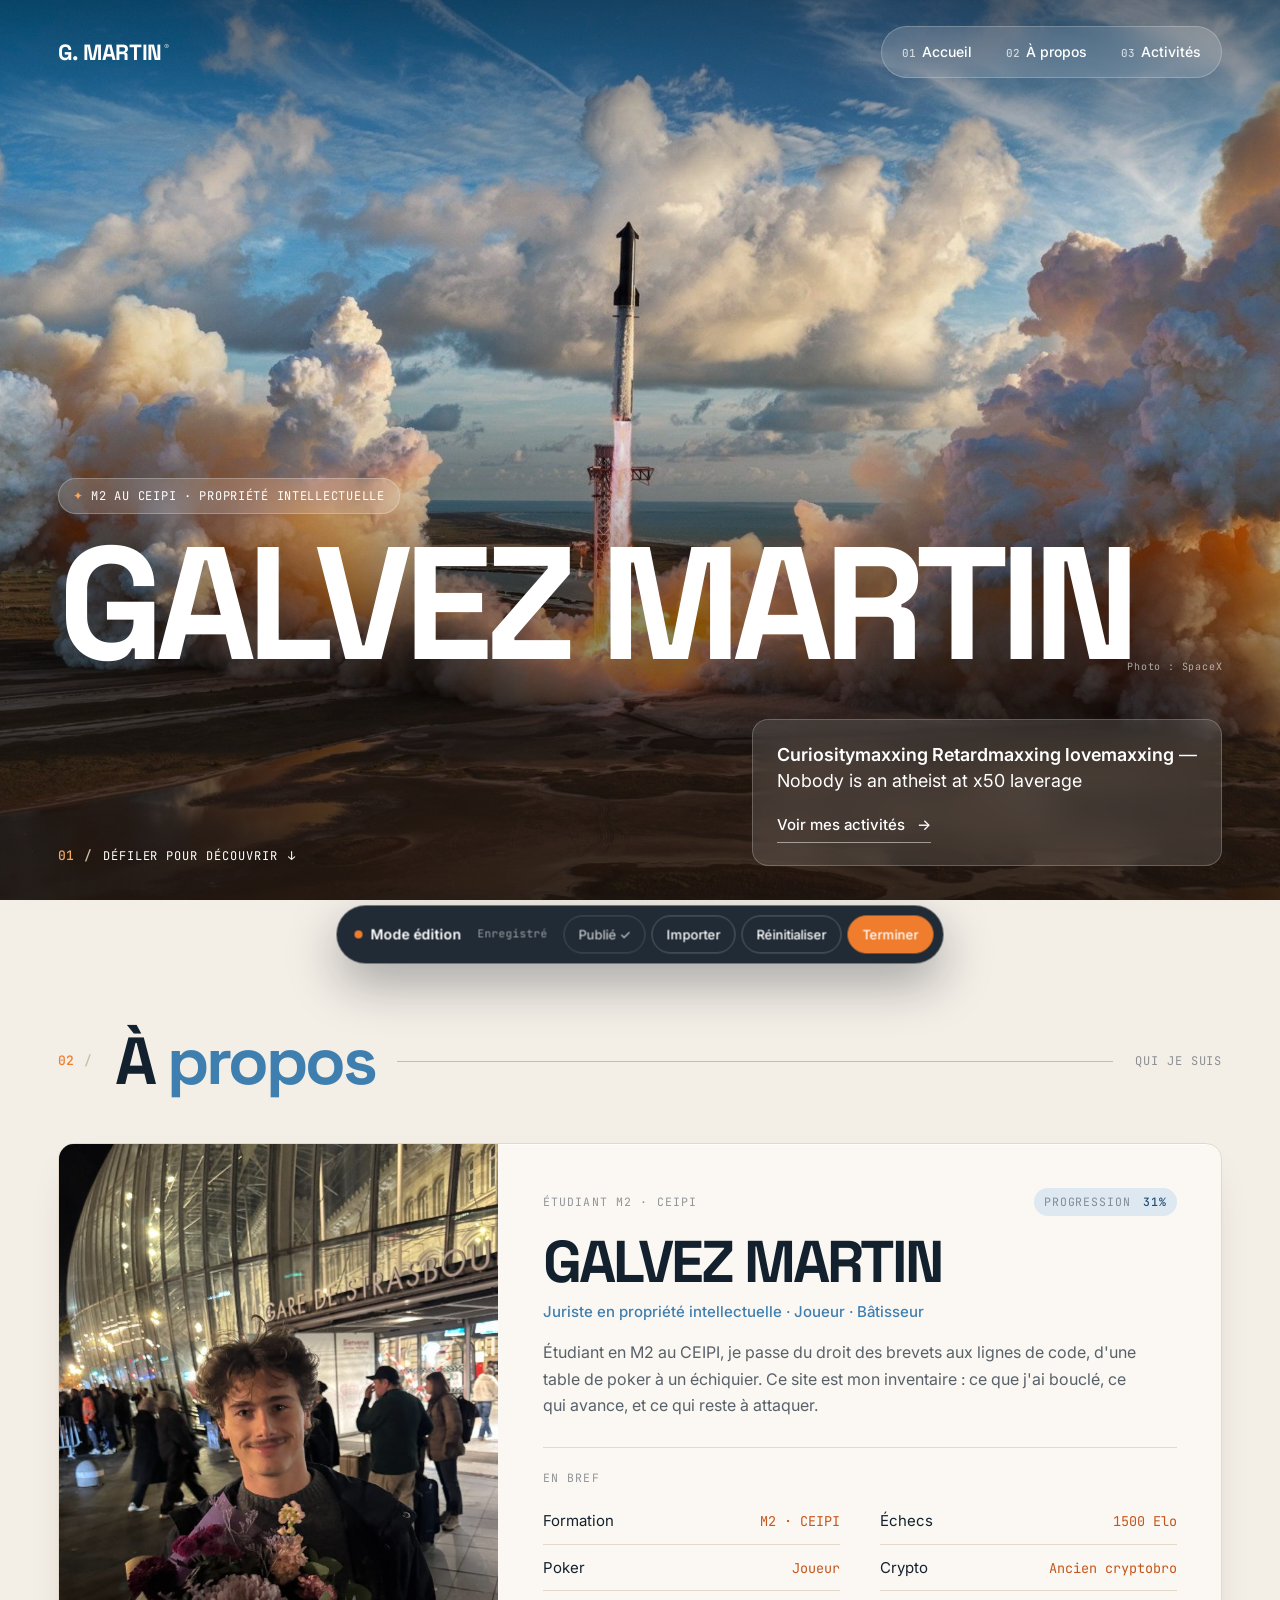
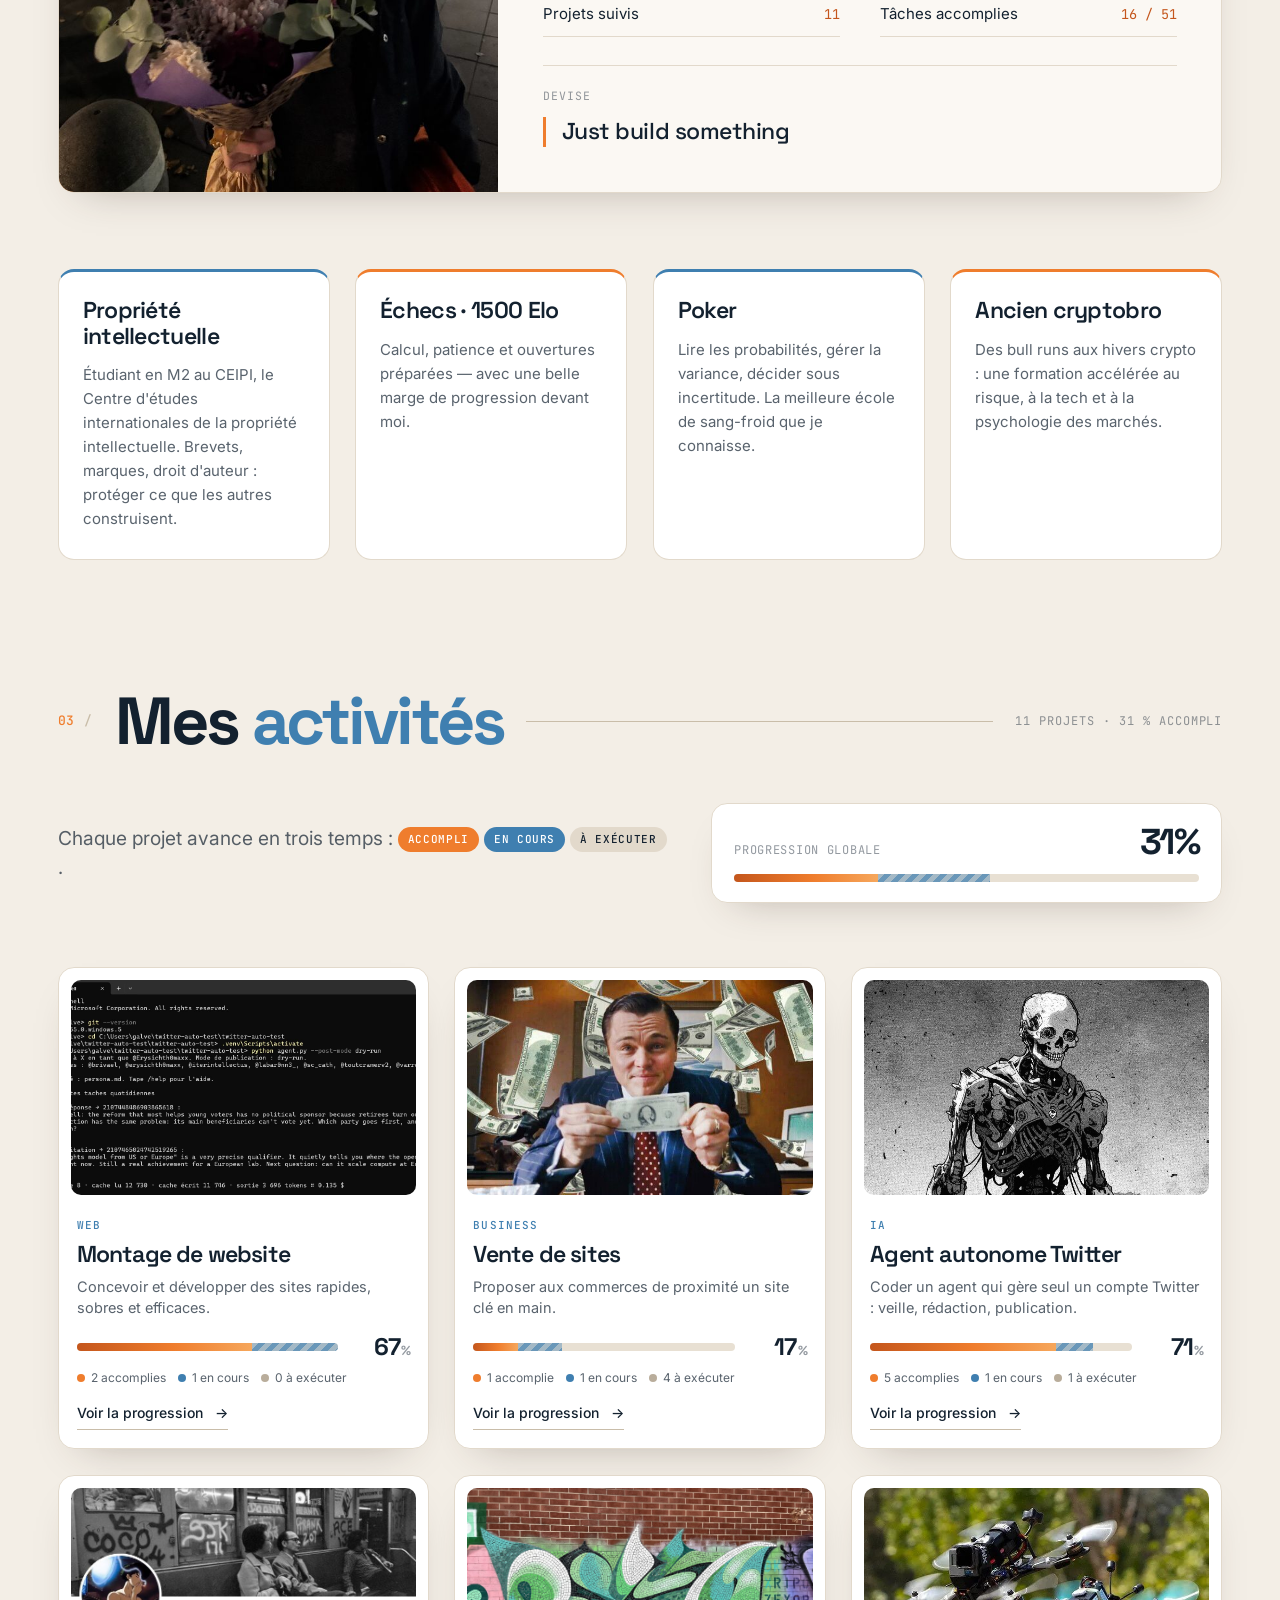
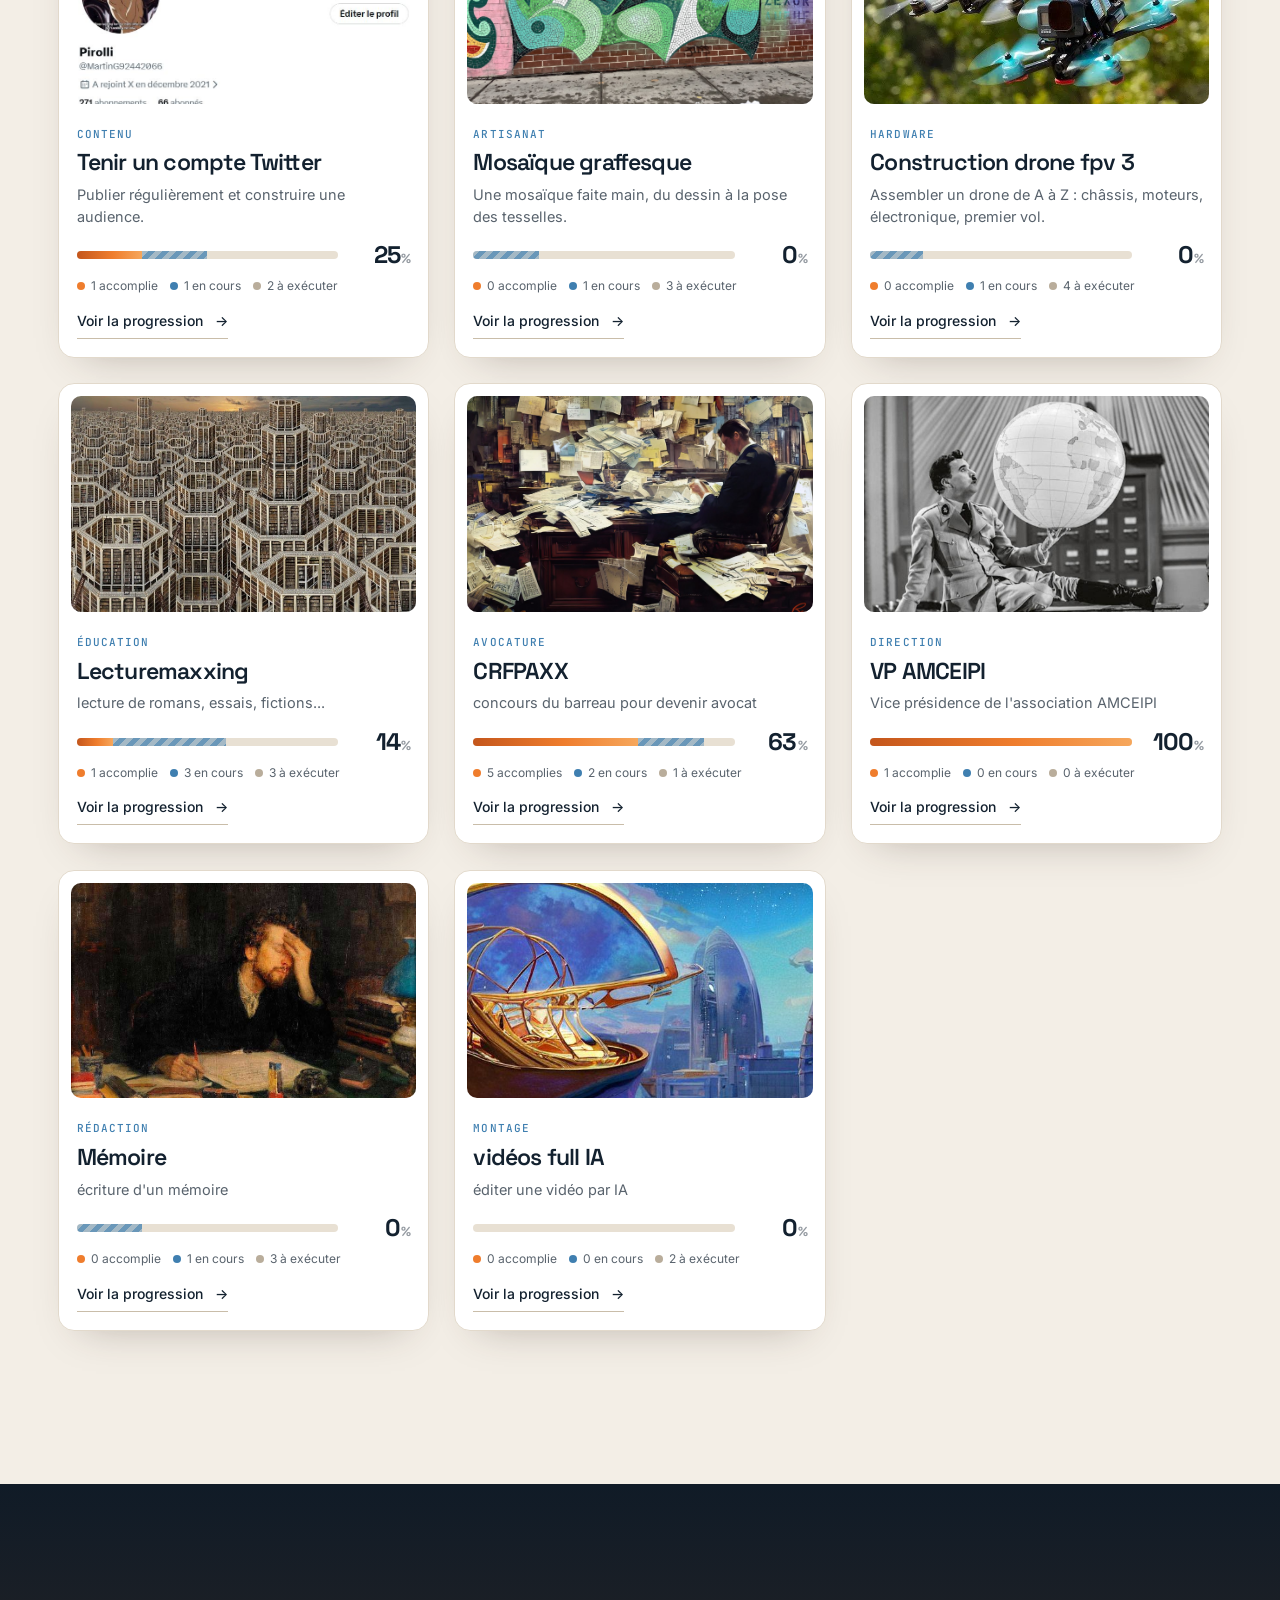
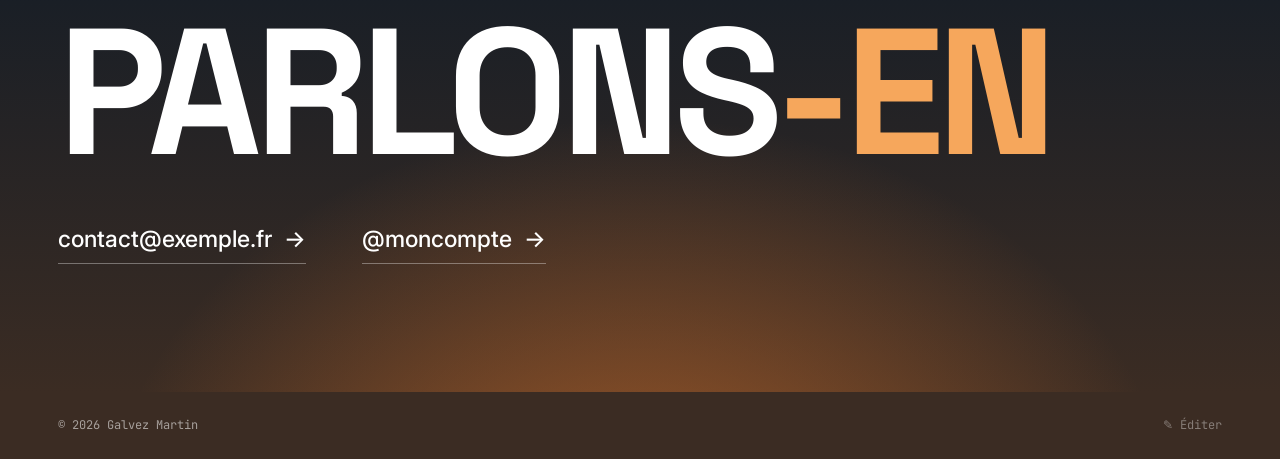
<file: index.html>
<!doctype html>
<html lang="fr">
<head>
  <meta charset="utf-8">
  <meta name="viewport" content="width=device-width, initial-scale=1">
  <title>Galvez Martin</title>
  <meta name="description" content="Galvez Martin — étudiant M2 au CEIPI, joueur d'échecs et de poker, bâtisseur de sites, d'agents autonomes, de mosaïques et de drones.">
  <link rel="preconnect" href="https://fonts.googleapis.com">
  <link rel="preconnect" href="https://fonts.gstatic.com" crossorigin>
  <link href="https://fonts.googleapis.com/css2?family=Space+Grotesk:wght@400;500;600;700&family=Inter:wght@300;400;500;600&family=JetBrains+Mono:wght@400;500&display=swap" rel="stylesheet">
  <link rel="stylesheet" href="css/style.css?v=11">
</head>
<body>
  <!-- HERO -->
  <header class="hero" id="top">
    <div class="hero-photo" role="img" aria-label="Décollage d'une fusée au coucher du soleil"></div>
    <div class="hero-shade" aria-hidden="true"></div>

    <nav class="nav">
      <a class="logo" href="#top"><span data-edit="profile.logo"></span><sup>®</sup></a>
      <div class="nav-links">
        <a href="#top"><span class="nav-num">01</span>Accueil</a>
        <a href="#profil"><span class="nav-num">02</span>À propos</a>
        <a href="#activites"><span class="nav-num">03</span>Activités</a>
      </div>
    </nav>

    <div class="hero-inner">
      <span class="pill"><span class="spark">✦</span> <span data-edit="profile.badge"></span></span>
      <h1 class="hero-title" data-edit="profile.name"></h1>
    </div>

    <div class="hero-bottom">
      <span class="hero-credit" data-edit="profile.heroCredit"></span>
      <a class="scroll-cue" href="#profil"><span class="section-num">01</span> Défiler pour découvrir <span class="arrow-down">↓</span></a>
      <div class="hero-lead">
        <p><strong data-edit="profile.leadStrong"></strong> <span data-edit="profile.lead"></span></p>
        <a class="link-arrow" href="#activites">Voir mes activités <span>→</span></a>
      </div>
    </div>
  </header>

  <main>
    <!-- PARTIE 2 : À PROPOS -->
    <section class="section about" id="profil">
      <div class="section-head reveal">
        <span class="section-num">02</span>
        <h2 class="section-title">À <em>propos</em></h2>
        <span class="section-rule" aria-hidden="true"></span>
        <span class="section-meta">Qui je suis</span>
      </div>

      <article class="card about-card reveal">
        <div class="about-portrait" id="portrait"></div>
        <div class="about-info">
          <div class="about-top">
            <span class="eyebrow" data-edit="profile.role"></span>
            <span class="about-level" id="aboutLevel"></span>
          </div>
          <h3 class="about-name" data-edit="profile.name"></h3>
          <p class="about-tagline" data-edit="profile.tagline"></p>
          <p class="about-bio" data-edit="profile.intro"></p>

          <hr class="rule">
          <span class="eyebrow">En bref</span>
          <dl class="inventory" id="inventory"></dl>
          <button type="button" class="icon-btn edit-only add-inventory" id="addInventory">＋ Ajouter une ligne</button>

          <hr class="rule">
          <span class="eyebrow">Devise</span>
          <p class="about-motto" data-edit="profile.motto"></p>
        </div>
      </article>

      <div class="traits" id="traits"></div>
    </section>

    <!-- PARTIE 3 : ACTIVITÉS -->
    <section class="section activities-section" id="activites">
      <div class="section-head reveal">
        <span class="section-num">03</span>
        <h2 class="section-title">Mes <em>activités</em></h2>
        <span class="section-rule" aria-hidden="true"></span>
        <span class="section-meta" id="activitiesMeta"></span>
      </div>

      <div class="activities-intro">
        <p class="lead">Chaque projet avance en trois temps : <span class="tag tag-done">Accompli</span> <span class="tag tag-doing">En cours</span> <span class="tag tag-todo">À exécuter</span>.</p>
        <div class="global-progress" id="globalProgress"></div>
      </div>

      <div class="activities" id="activities"></div>

      <button class="btn btn-ghost edit-only add-activity" id="addActivity" type="button">+ Ajouter une activité</button>
    </section>

    <!-- CONTACT -->
    <section class="section contact" id="contact">
      <h2 class="display huge">Parlons<em>-en</em></h2>
      <div class="contact-links">
        <a class="link-arrow" id="mailLink" href="#"><span data-edit="profile.email"></span> <span>→</span></a>
        <a class="link-arrow" id="twitterLink" href="#" target="_blank" rel="noopener"><span data-edit="profile.twitter"></span> <span>→</span></a>
      </div>
    </section>
  </main>

  <footer class="footer">
    <span>© <span id="year"></span> <span data-edit="profile.name"></span></span>
    <a href="#edit" class="edit-trigger" id="editTrigger" title="Mode édition">✎ Éditer</a>
  </footer>

  <!-- Barre d'édition -->
  <div class="editbar" id="editbar" role="toolbar" aria-label="Outils d'édition">
    <span class="editbar-title"><span class="dot"></span> Mode édition</span>
    <span class="editbar-status" id="saveStatus">Enregistré</span>
    <div class="editbar-actions">
      <button class="btn btn-small" id="exportBtn" type="button" title="Mettre en ligne les modifications">Publier</button>
      <label class="btn btn-small" title="Recharger une sauvegarde (data.js ou .json)">Importer<input type="file" id="importInput" accept=".js,.json,application/json,text/javascript" hidden></label>
      <button class="btn btn-small btn-danger" id="resetBtn" type="button" title="Effacer les modifications locales">Réinitialiser</button>
      <button class="btn btn-small btn-solid" id="exitEdit" type="button">Terminer</button>
    </div>
  </div>

  <!-- Visionneuse photo -->
  <div class="lightbox" id="lightbox" hidden>
    <button class="lightbox-close" type="button" aria-label="Fermer">×</button>
    <button class="lightbox-nav prev" type="button" aria-label="Photo précédente">←</button>
    <figure><img alt=""><figcaption></figcaption></figure>
    <button class="lightbox-nav next" type="button" aria-label="Photo suivante">→</button>
  </div>

  <div class="toast" id="toast" role="status" aria-live="polite"></div>

  <script src="js/data.js?v=11"></script>
  <script src="js/app.js?v=11"></script>
</body>
</html>
</file>
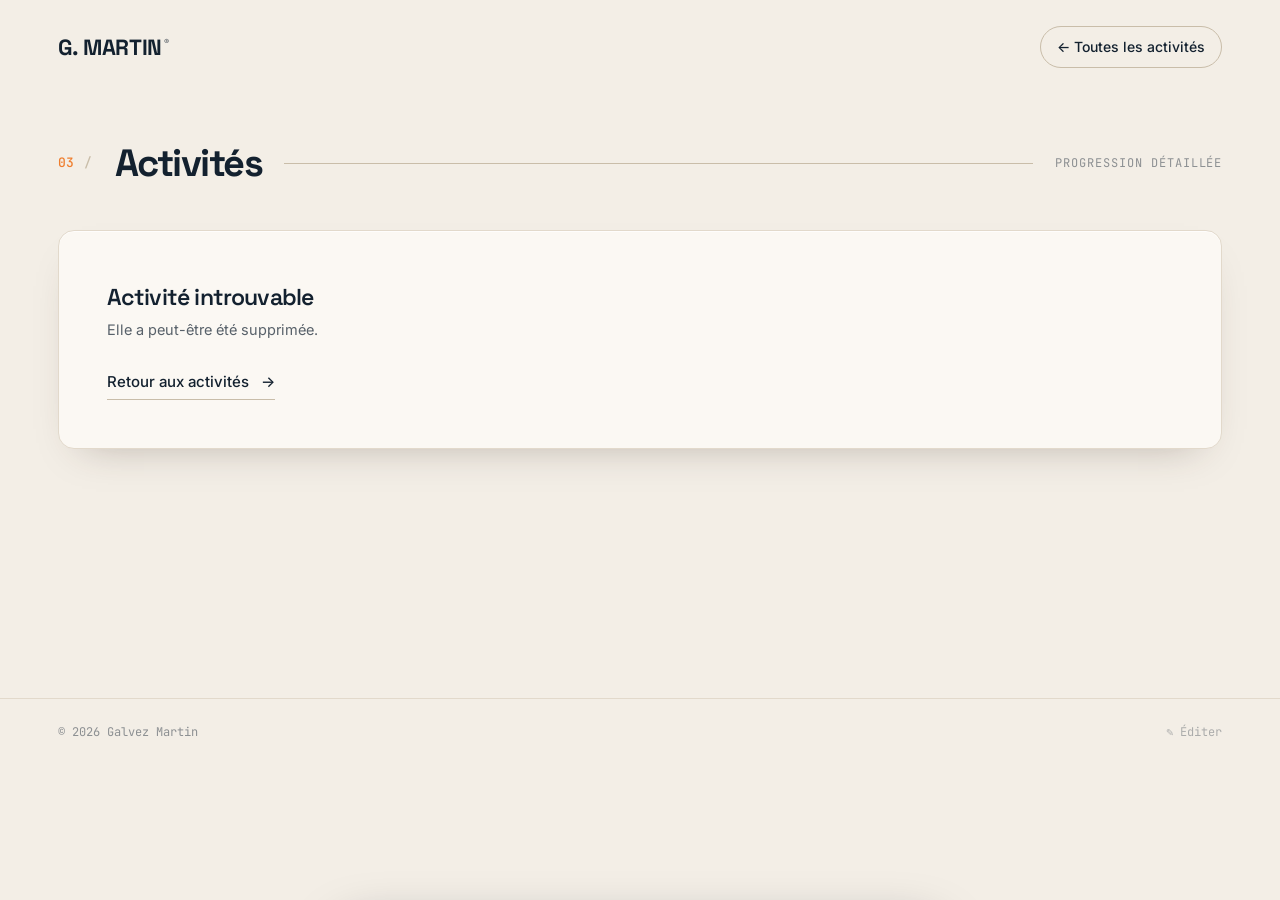
<file: activite.html>
<!doctype html>
<html lang="fr">
<head>
  <meta charset="utf-8">
  <meta name="viewport" content="width=device-width, initial-scale=1">
  <title>Activité — Galvez Martin</title>
  <meta name="description" content="Galvez Martin — étudiant M2 au CEIPI, joueur d'échecs et de poker, bâtisseur de sites, d'agents autonomes, de mosaïques et de drones.">
  <link rel="preconnect" href="https://fonts.googleapis.com">
  <link rel="preconnect" href="https://fonts.gstatic.com" crossorigin>
  <link href="https://fonts.googleapis.com/css2?family=Space+Grotesk:wght@400;500;600;700&family=Inter:wght@300;400;500;600&family=JetBrains+Mono:wght@400;500&display=swap" rel="stylesheet">
  <link rel="stylesheet" href="css/style.css?v=11">
</head>
<body data-page="activity">
  <nav class="nav page-nav">
    <a class="logo" href="index.html"><span data-edit="profile.logo"></span><sup>®</sup></a>
    <a class="back-link" href="index.html#activites">← Toutes les activités</a>
  </nav>

  <main class="section detail-section">
    <div class="section-head">
      <span class="section-num">03</span>
      <span class="section-title-sm">Activités</span>
      <span class="section-rule" aria-hidden="true"></span>
      <span class="section-meta">Progression détaillée</span>
    </div>
    <div id="activities"></div>
  </main>

  <footer class="footer">
    <span>© <span id="year"></span> <span data-edit="profile.name"></span></span>
    <a href="#edit" class="edit-trigger" id="editTrigger" title="Mode édition">✎ Éditer</a>
  </footer>

  <!-- Barre d'édition -->
  <div class="editbar" id="editbar" role="toolbar" aria-label="Outils d'édition">
    <span class="editbar-title"><span class="dot"></span> Mode édition</span>
    <span class="editbar-status" id="saveStatus">Enregistré</span>
    <div class="editbar-actions">
      <button class="btn btn-small" id="exportBtn" type="button" title="Mettre en ligne les modifications">Publier</button>
      <label class="btn btn-small" title="Recharger une sauvegarde (data.js ou .json)">Importer<input type="file" id="importInput" accept=".js,.json,application/json,text/javascript" hidden></label>
      <button class="btn btn-small btn-danger" id="resetBtn" type="button" title="Effacer les modifications locales">Réinitialiser</button>
      <button class="btn btn-small btn-solid" id="exitEdit" type="button">Terminer</button>
    </div>
  </div>

  <!-- Visionneuse photo -->
  <div class="lightbox" id="lightbox" hidden>
    <button class="lightbox-close" type="button" aria-label="Fermer">×</button>
    <button class="lightbox-nav prev" type="button" aria-label="Photo précédente">←</button>
    <figure><img alt=""><figcaption></figcaption></figure>
    <button class="lightbox-nav next" type="button" aria-label="Photo suivante">→</button>
  </div>

  <div class="toast" id="toast" role="status" aria-live="polite"></div>

  <script src="js/data.js?v=11"></script>
  <script src="js/app.js?v=11"></script>
</body>
</html>
</file>
<file: css/style.css>
/* ============ Jetons : couleurs tirées de la photo de décollage ============ */
:root {
  --bg: #f3eee6;            /* nuages */
  --bg-2: #fbf8f3;          /* panneaux */
  --paper: #ffffff;
  --ink: #13212f;           /* bleu nuit */
  --muted: rgba(19, 33, 47, 0.7);
  --faint: rgba(19, 33, 47, 0.46);
  --line: #e2d9cb;          /* sable clair */
  --line-strong: #c9bda9;   /* sable */
  --sky: #3f7fb0;           /* ciel */
  --sky-deep: #1f4f78;
  --sky-soft: #dde8f1;
  --flame: #ef7d2d;         /* flamme */
  --flame-2: #f6a75c;
  --ember: #c4561c;
  --peach: #f7dcc0;
  --earth: #3b2c23;         /* sol */
  --night: #101b27;
  --done: var(--flame);
  --doing: var(--sky);
  --todo: #b9ad9b;
  --display: 'Space Grotesk', system-ui, sans-serif;
  --sans: 'Inter', system-ui, -apple-system, 'Segoe UI', sans-serif;
  --mono: 'JetBrains Mono', ui-monospace, 'SFMono-Regular', Menlo, monospace;
  --gutter: clamp(16px, 4.5vw, 80px);
  --radius: 16px;
  --shadow: 0 1px 0 rgba(255, 255, 255, .8) inset, 0 18px 40px -24px rgba(59, 44, 35, .35);
  --ease: cubic-bezier(.2, .7, .1, 1);
}

*, *::before, *::after { box-sizing: border-box; }
html { scroll-behavior: smooth; -webkit-text-size-adjust: 100%; }
body {
  margin: 0;
  background: var(--bg);
  color: var(--ink);
  font-family: var(--sans);
  font-size: 16px;
  line-height: 1.55;
  -webkit-font-smoothing: antialiased;
  overflow-x: hidden;
}
body.no-scroll { overflow: hidden; }
img { max-width: 100%; display: block; }
a { color: inherit; text-decoration: none; }
button, input { font: inherit; color: inherit; }
::selection { background: var(--flame); color: #fff; }

/* ============ Hero : la photo ============ */
.hero {
  position: relative;
  min-height: 100svh;
  display: flex;
  flex-direction: column;
  padding: 26px var(--gutter) 34px;
  overflow: hidden;
  isolation: isolate;
  color: #fff;
  background: var(--night);
}
.hero-photo {
  position: absolute;
  inset: 0;
  z-index: -2;
  background: url('../assets/hero.jpg?v=11') center 42% / cover no-repeat;
  transform: scale(1.06);
  animation: liftoff 2.4s var(--ease) forwards;
}
@keyframes liftoff { to { transform: scale(1); } }
@media (max-width: 700px) {
  .hero-photo { background-image: url('../assets/hero-small.jpg?v=11'); background-position: 48% center; }
}
.hero-shade {
  position: absolute;
  inset: 0;
  z-index: -1;
  background:
    linear-gradient(180deg, rgba(16, 27, 39, .55) 0%, rgba(16, 27, 39, 0) 22%),
    linear-gradient(0deg, rgba(30, 20, 14, .82) 0%, rgba(30, 20, 14, .35) 34%, rgba(30, 20, 14, 0) 58%);
}

.nav {
  display: flex;
  align-items: center;
  justify-content: space-between;
  gap: 24px;
  position: relative;
  z-index: 2;
}
.logo {
  font-family: var(--display);
  font-weight: 700;
  font-size: 22px;
  letter-spacing: -0.02em;
  text-transform: uppercase;
}
.logo sup { font-size: 10px; margin-left: 2px; opacity: .8; }
.nav-links {
  display: flex;
  gap: 6px;
  padding: 6px;
  border-radius: 999px;
  background: rgba(255, 255, 255, .14);
  border: 1px solid rgba(255, 255, 255, .22);
  backdrop-filter: blur(14px);
  -webkit-backdrop-filter: blur(14px);
}
.nav-links a {
  padding: 8px 14px;
  border-radius: 999px;
  font-size: 14px;
  font-weight: 500;
  transition: background .25s, color .25s;
}
.nav-links a:hover { background: #fff; color: var(--ink); }
.nav-num { font-family: var(--mono); font-size: 11px; opacity: .7; margin-right: 6px; }

.hero-inner { margin-top: auto; padding-top: 14vh; position: relative; z-index: 2; }
.pill {
  display: inline-flex;
  align-items: center;
  gap: 8px;
  padding: 8px 14px;
  border-radius: 999px;
  background: rgba(255, 255, 255, .16);
  border: 1px solid rgba(255, 255, 255, .25);
  backdrop-filter: blur(12px);
  -webkit-backdrop-filter: blur(12px);
  font-family: var(--mono);
  font-size: 12px;
  letter-spacing: .06em;
  text-transform: uppercase;
}
.spark { color: var(--flame-2); }
.hero-title {
  font-family: var(--display);
  font-weight: 700;
  font-size: clamp(56px, 12.5vw, 220px);
  line-height: .86;
  letter-spacing: -0.055em;
  text-transform: uppercase;
  margin: 22px 0 0;
  text-shadow: 0 12px 50px rgba(30, 20, 14, .35);
}

.hero-bottom {
  display: flex;
  justify-content: space-between;
  align-items: flex-end;
  gap: 32px;
  margin-top: 5vh;
  position: relative;
  z-index: 2;
}
.hero-credit {
  position: absolute;
  right: 0;
  top: -5vh;
  transform: translateY(-100%);
  font-family: var(--mono);
  font-size: 10px;
  letter-spacing: .08em;
  opacity: .6;
}
.scroll-cue {
  display: inline-flex;
  gap: 10px;
  align-items: center;
  font-family: var(--mono);
  font-size: 12px;
  letter-spacing: .08em;
  text-transform: uppercase;
}
.scroll-cue .section-num { color: var(--flame-2); }
.arrow-down { display: inline-block; animation: bob 2.2s var(--ease) infinite; }
@keyframes bob { 50% { transform: translateY(5px); } }
.hero-lead {
  max-width: 470px;
  padding: 22px 24px;
  border-radius: var(--radius);
  background: rgba(255, 255, 255, .12);
  border: 1px solid rgba(255, 255, 255, .22);
  backdrop-filter: blur(16px);
  -webkit-backdrop-filter: blur(16px);
}
.hero-lead p { font-size: clamp(16px, 1.4vw, 19px); line-height: 1.45; margin: 0 0 18px; }
.hero-lead strong { font-weight: 600; }
.hero .link-arrow { border-color: rgba(255, 255, 255, .5); }
.hero .link-arrow:hover { border-color: var(--flame-2); }

.link-arrow {
  display: inline-flex;
  align-items: center;
  gap: 12px;
  padding-bottom: 6px;
  border-bottom: 1.5px solid var(--line-strong);
  font-size: 15px;
  font-weight: 500;
  transition: border-color .3s, gap .3s var(--ease);
}
.link-arrow:hover { border-color: var(--flame); gap: 18px; }

/* ============ Sections ============ */
main, .footer { position: relative; z-index: 2; }
.section { padding: clamp(80px, 10vw, 140px) var(--gutter) 0; position: relative; }
.lead { font-size: clamp(17px, 1.5vw, 21px); line-height: 1.5; margin: 0; color: var(--muted); }
.display { font-family: var(--display); font-weight: 700; letter-spacing: -0.04em; margin: 0; line-height: .9; }
.display em { font-style: normal; color: var(--flame); }

.section-head {
  display: flex;
  align-items: center;
  gap: clamp(12px, 2vw, 22px);
  margin-bottom: clamp(28px, 4vw, 48px);
}
.section-num {
  font-family: var(--mono);
  font-size: 13px;
  font-weight: 500;
  color: var(--flame);
  letter-spacing: .06em;
}
.section-num::after { content: ' /'; color: var(--line-strong); }
.section-title {
  font-family: var(--display);
  font-weight: 700;
  font-size: clamp(40px, 5.2vw, 76px);
  line-height: 1;
  letter-spacing: -0.045em;
  margin: 0;
  white-space: nowrap;
}
.section-title em { font-style: normal; color: var(--sky); }
.section-title-sm { font-family: var(--display); font-weight: 700; font-size: clamp(26px, 3vw, 38px); letter-spacing: -0.04em; line-height: 1; }
.section-rule { flex: 1; height: 1px; background: var(--line-strong); min-width: 24px; }
.section-meta {
  font-family: var(--mono);
  font-size: 12px;
  letter-spacing: .08em;
  text-transform: uppercase;
  color: var(--faint);
  white-space: nowrap;
}

/* Panneau */
.card {
  position: relative;
  background: var(--bg-2);
  border: 1px solid var(--line);
  border-radius: var(--radius);
  box-shadow: var(--shadow);
}

.eyebrow {
  display: inline-block;
  font-family: var(--mono);
  font-size: 11.5px;
  letter-spacing: .1em;
  text-transform: uppercase;
  color: var(--faint);
}

/* ============ À propos ============ */
.about-card {
  display: grid;
  grid-template-columns: minmax(0, 0.85fr) minmax(0, 1.4fr);
  overflow: hidden;
}
.about-portrait {
  position: relative;
  min-height: 460px;
  background: linear-gradient(180deg, #4f8ab3 0%, #85a1b3 45%, var(--peach) 78%, var(--flame-2) 100%);
  display: grid;
  place-items: center;
  overflow: hidden;
}
.about-portrait::after { /* lueur basse */
  content: '';
  position: absolute;
  left: 50%; bottom: -30%;
  width: 120%; aspect-ratio: 1;
  transform: translateX(-50%);
  background: radial-gradient(circle, rgba(255, 255, 255, .45), transparent 60%);
  pointer-events: none;
}
.portrait-img { position: absolute; inset: 0; width: 100%; height: 100%; object-fit: cover; z-index: 1; }
.portrait-placeholder {
  position: relative;
  z-index: 1;
  width: min(60%, 240px);
  aspect-ratio: 1;
  border-radius: 50%;
  display: grid;
  place-items: center;
  background: rgba(255, 255, 255, .22);
  border: 1px solid rgba(255, 255, 255, .55);
  backdrop-filter: blur(6px);
  -webkit-backdrop-filter: blur(6px);
}
.portrait-placeholder span { font-family: var(--display); font-weight: 700; font-size: clamp(56px, 6vw, 92px); color: #fff; letter-spacing: -0.05em; }
.portrait-tools { position: absolute; left: 16px; bottom: 16px; display: flex; gap: 6px; flex-wrap: wrap; z-index: 2; }
.portrait-tools .icon-btn, .on-media { background: rgba(255, 255, 255, .92); color: var(--ink); border-color: transparent; }

.about-info { padding: clamp(28px, 3.5vw, 48px); }
.about-top { display: flex; justify-content: space-between; align-items: center; gap: 16px; }
.about-level {
  font-family: var(--mono);
  font-size: 11.5px;
  letter-spacing: .08em;
  text-transform: uppercase;
  color: var(--faint);
  white-space: nowrap;
  padding: 5px 10px;
  border-radius: 999px;
  background: var(--sky-soft);
}
.about-level strong { color: var(--sky-deep); font-weight: 500; margin-left: 4px; }
.about-name {
  font-family: var(--display);
  font-weight: 700;
  font-size: clamp(40px, 4.6vw, 68px);
  line-height: .95;
  letter-spacing: -0.05em;
  text-transform: uppercase;
  margin: 18px 0 10px;
}
.about-tagline { margin: 0; font-size: 15px; font-weight: 500; color: var(--sky); }
.about-bio { margin: 16px 0 0; color: var(--muted); font-size: 16px; line-height: 1.65; max-width: 60ch; }
.rule { border: 0; height: 1px; background: var(--line); margin: 28px 0 16px; }
.inventory { display: grid; grid-template-columns: 1fr 1fr; gap: 0 40px; margin: 10px 0 0; }
.inv-row {
  position: relative;
  display: flex;
  justify-content: space-between;
  align-items: baseline;
  gap: 16px;
  padding: 11px 0;
  border-bottom: 1px solid var(--line);
}
.inv-row dt { font-size: 15px; }
.inv-row dd { margin: 0; font-family: var(--mono); font-size: 13.5px; color: var(--ember); text-align: right; }
.inv-del {
  position: absolute; right: -22px; top: 50%; transform: translateY(-50%);
  border: 0; background: none; color: var(--faint); cursor: pointer; font-size: 16px;
}
.inv-del:hover { color: #d33; }
.add-inventory { margin-top: 14px; }
.about-motto {
  margin: 10px 0 0;
  padding-left: 16px;
  border-left: 3px solid var(--flame);
  font-family: var(--display);
  font-weight: 500;
  font-size: clamp(19px, 1.8vw, 24px);
  line-height: 1.3;
  letter-spacing: -0.02em;
}

/* Traits */
.traits {
  display: grid;
  grid-template-columns: repeat(4, 1fr);
  gap: clamp(16px, 2vw, 28px);
  margin-top: clamp(48px, 6vw, 80px);
}
.trait {
  padding: 26px 24px 28px;
  border-radius: var(--radius);
  background: var(--paper);
  border: 1px solid var(--line);
  border-top: 3px solid var(--sky);
}
.trait:nth-child(even) { border-top-color: var(--flame); }
.trait h3 {
  font-family: var(--display);
  font-weight: 600;
  font-size: clamp(21px, 1.8vw, 26px);
  letter-spacing: -0.03em;
  line-height: 1.1;
  margin: 0 0 14px;
}
.trait p { color: var(--muted); font-size: 15px; line-height: 1.6; margin: 0; }

/* Tags d'état */
.tag {
  display: inline-flex;
  align-items: center;
  font-family: var(--mono);
  font-size: 11px;
  font-weight: 500;
  letter-spacing: .06em;
  text-transform: uppercase;
  padding: 4px 10px;
  border-radius: 999px;
  vertical-align: middle;
  white-space: nowrap;
}
.tag-done { color: #fff; background: var(--flame); }
.tag-doing { color: #fff; background: var(--sky); }
.tag-todo { color: var(--ink); background: var(--line); }

/* ============ Barres de progression ============ */
.bar {
  position: relative;
  display: flex;
  height: 8px;
  border-radius: 999px;
  background: #e8e0d3;
  overflow: hidden;
}
.bar-done, .bar-doing { height: 100%; transition: width 1.4s var(--ease); }
.bar-done {
  position: relative;
  background: linear-gradient(90deg, var(--ember), var(--flame) 55%, var(--flame-2));
}
.bar-done::after {
  content: '';
  position: absolute;
  inset: 0;
  background: linear-gradient(90deg, transparent, rgba(255, 255, 255, .55), transparent);
  transform: translateX(-100%);
  animation: sheen 3.2s 1.4s ease-in-out infinite;
}
@keyframes sheen { 60%, 100% { transform: translateX(100%); } }
.bar-doing {
  background: repeating-linear-gradient(-45deg, rgba(63, 127, 176, .75) 0 5px, rgba(63, 127, 176, .4) 5px 10px);
  background-size: 14px 14px;
  animation: stripes 1s linear infinite;
}
@keyframes stripes { to { background-position: 14px 0; } }

.global-progress { padding: 20px 22px; border-radius: var(--radius); background: var(--paper); border: 1px solid var(--line); box-shadow: var(--shadow); }
.global-head { display: flex; justify-content: space-between; align-items: baseline; margin-bottom: 14px; font-family: var(--mono); font-size: 12px; letter-spacing: .06em; text-transform: uppercase; color: var(--faint); }
.global-head strong { font-family: var(--display); font-weight: 700; color: var(--ink); font-size: 36px; letter-spacing: -0.04em; line-height: 1; }

/* ============ Activités (accueil) ============ */
.activities-intro {
  display: grid;
  grid-template-columns: minmax(0, 1.2fr) minmax(0, 1fr);
  gap: 40px;
  align-items: center;
}
.activities {
  display: grid;
  grid-template-columns: repeat(3, minmax(0, 1fr));
  gap: clamp(16px, 2vw, 28px);
  margin-top: clamp(40px, 5vw, 64px);
  align-items: start;
}
.activity {
  padding: 12px;
  background: var(--paper);
  transition: opacity .9s var(--ease), transform .35s var(--ease), box-shadow .35s var(--ease), border-color .35s;
}
.activity:hover { border-color: var(--line-strong); box-shadow: 0 26px 50px -26px rgba(59, 44, 35, .45); }
.activity-top { display: grid; gap: 16px; cursor: pointer; border-radius: 10px; }
.activity-top:focus-visible { outline: 2px solid var(--sky); outline-offset: 6px; }
body.editing .activity-top [contenteditable] { cursor: text; }

.card-media {
  position: relative;
  aspect-ratio: 16 / 10;
  border-radius: 10px;
  overflow: hidden;
  background: var(--sky-soft);
}
.card-cover { width: 100%; height: 100%; object-fit: cover; transition: transform .8s var(--ease); }
.activity:hover .card-cover { transform: scale(1.04); }
.card-placeholder {
  position: absolute;
  inset: 0;
  display: grid;
  place-items: center;
  background:
    radial-gradient(80% 70% at calc(35% + var(--hue) * 1%) 115%, rgba(246, 167, 92, .95), transparent 70%),
    linear-gradient(180deg, hsl(calc(205 + var(--hue) * .2), 48%, calc(46% + var(--hue) * .15%)) 0%, #85a1b3 55%, var(--peach) 100%);
}
.card-placeholder span {
  font-family: var(--display);
  font-weight: 700;
  font-size: clamp(52px, 5vw, 84px);
  line-height: 1;
  letter-spacing: -0.06em;
  color: rgba(255, 255, 255, .95);
  text-shadow: 0 8px 30px rgba(31, 79, 120, .35);
}
.media-tools { position: absolute; right: 10px; bottom: 10px; display: flex; flex-wrap: wrap; justify-content: flex-end; gap: 6px; }

.card-body { padding: 0 6px 6px; }
.activity-tag {
  font-family: var(--mono);
  font-size: 11px;
  text-transform: uppercase;
  letter-spacing: .1em;
  color: var(--sky);
  font-weight: 500;
}
.activity-title {
  font-family: var(--display);
  font-weight: 600;
  font-size: clamp(20px, 1.8vw, 26px);
  letter-spacing: -0.035em;
  line-height: 1.1;
  margin: 6px 0 8px;
}
.activity-desc { margin: 0; color: var(--muted); font-size: 14.5px; line-height: 1.5; }

.activity-progress { margin-top: 16px; }
.progress-row { display: flex; align-items: center; gap: 14px; }
.progress-row .bar { flex: 1; }
.progress-num { font-family: var(--display); font-weight: 700; font-size: 24px; letter-spacing: -0.04em; line-height: 1; min-width: 2.4em; text-align: right; }
.progress-num small { font-size: .55em; color: var(--faint); margin-left: 1px; }
.progress-legend { display: flex; flex-wrap: wrap; gap: 4px 12px; margin-top: 10px; font-size: 12px; color: var(--muted); }
.progress-legend i { display: inline-block; width: 8px; height: 8px; border-radius: 50%; margin-right: 6px; }
.dot-done { background: var(--done); }
.dot-doing { background: var(--doing); }
.dot-todo { background: var(--todo); }

.activity-open { margin-top: 14px; font-size: 14px; }
.activity:hover .activity-open { border-color: var(--flame); gap: 18px; }
.activity-admin { display: flex; flex-wrap: wrap; gap: 6px; padding: 12px 6px 2px; border-top: 1px solid var(--line); margin-top: 14px; }

/* ============ Page d'une activité ============ */
.page-nav { padding: 26px var(--gutter) 0; color: var(--ink); }
.back-link {
  font-size: 14px;
  font-weight: 500;
  padding: 9px 16px;
  border-radius: 999px;
  border: 1px solid var(--line-strong);
  transition: background .2s, color .2s, border-color .2s;
}
.back-link:hover { background: var(--ink); border-color: var(--ink); color: #fff; }
.detail-section { padding-top: clamp(40px, 6vw, 80px); padding-bottom: clamp(64px, 8vw, 110px); min-height: 70vh; }
.detail-head {
  display: grid;
  grid-template-columns: minmax(0, 0.9fr) minmax(0, 1.4fr);
  gap: clamp(22px, 3.5vw, 48px);
  align-items: center;
  padding: 16px;
}
.detail-head .card-body { padding: 8px 12px 8px 0; }
.detail-head .eyebrow { display: block; margin-bottom: 16px; }
.detail-head .activity-title { font-size: clamp(36px, 4.6vw, 64px); font-weight: 700; letter-spacing: -0.05em; margin: 10px 0 14px; }
.detail-head .activity-desc { font-size: 17px; max-width: 55ch; }
.detail-head .activity-progress { margin-top: 28px; }
.detail-head .progress-num { font-size: 40px; }
.detail-head .progress-legend { font-size: 14px; }
.detail-head .card-placeholder span { font-size: clamp(72px, 8vw, 128px); }
.detail-missing { padding: 48px; }
.detail-missing .activity-desc { margin-bottom: 28px; }

.columns {
  display: grid;
  grid-template-columns: repeat(3, 1fr);
  gap: 16px;
  padding-top: clamp(32px, 4vw, 56px);
}
.col {
  background: var(--bg-2);
  border: 1px solid var(--line);
  border-radius: var(--radius);
  padding: 16px;
  min-width: 0;
  transition: border-color .2s, background .2s;
}
.col-done { border-top: 3px solid var(--done); }
.col-doing { border-top: 3px solid var(--doing); }
.col-todo { border-top: 3px solid var(--todo); }
.col.drop { border-color: var(--flame); background: #fff4ea; }
.col-head { display: flex; justify-content: space-between; align-items: center; margin-bottom: 14px; }
.col-count { font-family: var(--display); font-weight: 700; font-size: 22px; color: var(--faint); }
.task-list { list-style: none; margin: 0; padding: 0; display: grid; gap: 10px; }
.empty { color: var(--faint); font-size: 14px; padding: 10px 2px; font-style: italic; }

.task {
  background: var(--paper);
  border: 1px solid var(--line);
  border-radius: 10px;
  padding: 12px 14px;
  box-shadow: 0 6px 16px -12px rgba(59, 44, 35, .4);
  transition: opacity .2s, border-color .2s;
}
.task.dragging { opacity: .4; }
body.editing .task[draggable="true"] { cursor: grab; }
.task-text { margin: 0; font-size: 15px; line-height: 1.45; font-weight: 500; overflow-wrap: anywhere; }
.task-date { display: block; margin-top: 6px; font-family: var(--mono); font-size: 11px; color: var(--faint); }
.task-photos { display: grid; grid-template-columns: repeat(auto-fill, minmax(64px, 1fr)); gap: 6px; margin-top: 10px; }
.thumb { position: relative; aspect-ratio: 1; }
.thumb-open { all: unset; cursor: zoom-in; display: block; width: 100%; height: 100%; border-radius: 6px; overflow: hidden; }
.thumb-open:focus-visible { outline: 2px solid var(--sky); outline-offset: 2px; }
.thumb img { width: 100%; height: 100%; object-fit: cover; transition: transform .4s var(--ease); }
.thumb-open:hover img { transform: scale(1.06); }
.thumb-del {
  position: absolute; top: -6px; right: -6px;
  width: 20px; height: 20px; border-radius: 50%;
  border: 0; background: #d33; color: #fff; font-size: 14px; line-height: 1;
  cursor: pointer; display: grid; place-items: center;
}

/* ============ Mode édition ============ */
body:not(.editing) .edit-only { display: none; }
body.editing .edit-only { display: inline-flex; }
body.editing [contenteditable] {
  outline: 1px dashed rgba(63, 127, 176, .45);
  outline-offset: 4px;
  border-radius: 3px;
  cursor: text;
  transition: outline-color .2s, background .2s;
}
body.editing [contenteditable]:hover { outline-color: var(--sky); }
body.editing [contenteditable]:focus { outline: 1.5px solid var(--sky); background: rgba(63, 127, 176, .08); }
body.editing .hero [contenteditable], body.editing .contact [contenteditable] { outline-color: rgba(255, 255, 255, .55); }
body.editing .hero [contenteditable]:focus, body.editing .contact [contenteditable]:focus { outline-color: #fff; background: rgba(255, 255, 255, .1); }
body.editing { padding-bottom: 90px; }

.task-tools { display: flex; flex-wrap: wrap; gap: 6px; margin-top: 12px; padding-top: 10px; border-top: 1px solid var(--line); }
.seg { display: inline-flex; border: 1px solid var(--line-strong); border-radius: 999px; overflow: hidden; }
.seg-btn { border: 0; background: none; cursor: pointer; font-size: 11px; padding: 5px 9px; color: var(--muted); transition: background .2s, color .2s; }
.seg-btn + .seg-btn { border-left: 1px solid var(--line); }
.seg-btn:hover { color: var(--ink); background: var(--bg); }
.seg-btn.on.s-done { background: var(--done); color: #fff; }
.seg-btn.on.s-doing { background: var(--doing); color: #fff; }
.seg-btn.on.s-todo { background: var(--ink); color: #fff; }
.icon-btn {
  display: inline-flex; align-items: center; gap: 4px;
  border: 1px solid var(--line-strong); background: var(--paper); border-radius: 999px;
  font-size: 12px; padding: 5px 10px; cursor: pointer; color: var(--muted);
  transition: color .2s, border-color .2s, background .2s;
}
.icon-btn:hover { color: var(--ink); border-color: var(--sky); }
.icon-btn.danger:hover { border-color: #d33; color: #c22; }
.icon-btn[disabled] { opacity: .35; pointer-events: none; }

.add-task { display: flex; gap: 6px; margin-top: 12px; }
.add-task input {
  flex: 1; min-width: 0;
  background: var(--paper); border: 1px dashed var(--line-strong); border-radius: 10px;
  padding: 9px 12px; font-size: 14px;
}
.add-task input:focus { outline: none; border-style: solid; border-color: var(--sky); }
.add-task .icon-btn { border-radius: 10px; font-size: 16px; padding: 0 12px; }

.btn {
  display: inline-flex; align-items: center; justify-content: center; gap: 8px;
  border: 1px solid var(--line-strong); background: var(--paper); border-radius: 999px;
  padding: 12px 22px; cursor: pointer; font-size: 15px; font-weight: 500; transition: all .25s;
}
.btn:hover { border-color: var(--ink); }
.btn-ghost { margin-top: 32px; }
.btn-small { padding: 8px 14px; font-size: 13px; }
.btn-solid { background: var(--flame); border-color: var(--flame); color: #fff; }
.btn-solid:hover { background: var(--ember); border-color: var(--ember); }
.btn-danger:hover { border-color: #d33; color: #c22; }

.editbar {
  position: fixed;
  left: 50%;
  bottom: 18px;
  transform: translate(-50%, 140%);
  z-index: 50;
  display: flex;
  align-items: center;
  gap: 16px;
  padding: 10px 10px 10px 18px;
  max-width: calc(100vw - 32px);
  background: rgba(16, 27, 39, .92);
  color: #fff;
  backdrop-filter: blur(14px);
  -webkit-backdrop-filter: blur(14px);
  border-radius: 999px;
  box-shadow: 0 20px 50px rgba(16, 27, 39, .35);
  transition: transform .5s var(--ease);
}
.editbar .btn { background: transparent; border-color: rgba(255, 255, 255, .25); color: #fff; }
.editbar .btn:hover { border-color: #fff; }
.editbar .btn-solid { background: var(--flame); border-color: var(--flame); }
body.editing .editbar { transform: translate(-50%, 0); }
.editbar-title { display: inline-flex; align-items: center; gap: 8px; font-weight: 600; font-size: 14px; white-space: nowrap; }
.editbar-title .dot { width: 8px; height: 8px; border-radius: 50%; background: var(--flame); animation: pulse 1.8s infinite; }
@keyframes pulse { 50% { opacity: .35; } }
.editbar-status { font-family: var(--mono); font-size: 11px; color: rgba(255, 255, 255, .55); white-space: nowrap; }
.editbar-actions { display: flex; gap: 6px; }

/* ============ Contact & pied de page (le sol de la photo) ============ */
.contact {
  margin-top: clamp(100px, 12vw, 170px);
  padding-bottom: clamp(80px, 10vw, 130px);
  background:
    radial-gradient(60% 120% at 50% 130%, rgba(239, 125, 45, .55), transparent 70%),
    linear-gradient(180deg, var(--night), var(--earth));
  color: #fff;
}
.display.huge { font-size: clamp(64px, 14vw, 230px); text-transform: uppercase; }
.display.huge em { color: var(--flame-2); }
.contact-links { display: flex; flex-wrap: wrap; gap: 24px 56px; margin-top: 48px; }
.contact-links .link-arrow { font-size: clamp(17px, 1.8vw, 24px); border-color: rgba(255, 255, 255, .35); }
.contact-links .link-arrow:hover { border-color: var(--flame-2); }

.footer {
  display: flex; justify-content: space-between; align-items: center; gap: 16px;
  padding: 24px var(--gutter);
  background: var(--earth);
  color: rgba(255, 255, 255, .55);
  font-family: var(--mono);
  font-size: 12px;
}
.detail-section + .footer { background: var(--bg); color: var(--faint); border-top: 1px solid var(--line); }
.edit-trigger { opacity: .7; transition: opacity .2s, color .2s; }
.edit-trigger:hover { opacity: 1; color: var(--flame-2); }
body.editing .edit-trigger { visibility: hidden; }

/* ============ Visionneuse ============ */
.lightbox {
  position: fixed; inset: 0; z-index: 100;
  display: grid; place-items: center;
  background: rgba(16, 27, 39, .92);
  backdrop-filter: blur(8px);
  padding: 56px 16px;
  color: #fff;
}
.lightbox[hidden] { display: none; }
.lightbox figure { margin: 0; max-width: min(1100px, 100%); }
.lightbox img { max-height: 78vh; width: auto; margin: 0 auto; border-radius: 10px; }
.lightbox figcaption { margin-top: 14px; text-align: center; color: rgba(255, 255, 255, .7); font-size: 14px; }
.lightbox-close, .lightbox-nav {
  position: absolute; border: 1px solid rgba(255, 255, 255, .3); background: rgba(255, 255, 255, .08); color: #fff;
  width: 48px; height: 48px; border-radius: 50%; cursor: pointer; font-size: 22px;
  display: grid; place-items: center; transition: border-color .2s, background .2s;
}
.lightbox-close:hover, .lightbox-nav:hover { border-color: var(--flame-2); background: rgba(255, 255, 255, .15); }
.lightbox-close { top: 16px; right: 16px; font-size: 28px; }
.lightbox-nav.prev { left: 16px; top: 50%; transform: translateY(-50%); }
.lightbox-nav.next { right: 16px; top: 50%; transform: translateY(-50%); }
.lightbox-nav[hidden] { display: none; }

.toast {
  position: fixed; left: 50%; top: 20px; z-index: 120;
  transform: translate(-50%, -150%);
  visibility: hidden;
  background: var(--night); color: #fff;
  padding: 10px 18px; border-radius: 999px; font-size: 14px; font-weight: 500;
  transition: transform .45s var(--ease), visibility .45s;
  max-width: calc(100vw - 32px);
  text-align: center;
}
.toast.show { transform: translate(-50%, 0); visibility: visible; }

/* ============ Apparitions ============ */
.reveal { opacity: 0; transform: translateY(24px); transition: opacity .9s var(--ease), transform .9s var(--ease); }
.reveal.in { opacity: 1; transform: none; }
.activity.reveal.in:hover { transform: translateY(-4px); }
.traits .trait:nth-child(2) { transition-delay: .08s; }
.traits .trait:nth-child(3) { transition-delay: .16s; }
.traits .trait:nth-child(4) { transition-delay: .24s; }

@media (prefers-reduced-motion: reduce) {
  *, *::before, *::after { animation: none !important; transition-duration: .01ms !important; }
  .reveal { opacity: 1; transform: none; }
  .hero-photo { transform: none; }
}

/* ============ Responsive ============ */
@media (max-width: 1100px) {
  .traits { grid-template-columns: repeat(2, 1fr); }
  .inventory { grid-template-columns: 1fr; }
  .inv-del { right: -4px; }
  .inv-row:has(.inv-del) { padding-right: 22px; }
}
@media (max-width: 1000px) {
  .activity { padding: 10px; }
  .activity-desc { font-size: 13.5px; }
  .progress-legend { font-size: 11px; gap: 2px 10px; }
  .progress-num { font-size: 20px; }
}
@media (max-width: 900px) {
  .about-card { grid-template-columns: 1fr; }
  .about-portrait { min-height: 300px; }
  .activities-intro { grid-template-columns: 1fr; gap: 24px; }
  .detail-head { grid-template-columns: 1fr; }
  .columns { grid-template-columns: 1fr; }
  .hero-bottom { flex-direction: column-reverse; align-items: flex-start; }
  .hero-credit { top: auto; bottom: 0; transform: none; }
  .editbar { border-radius: 20px; flex-wrap: wrap; justify-content: center; padding: 10px; }
  .editbar-actions { flex-wrap: wrap; justify-content: center; }
}
@media (max-width: 760px) {
  .activities { grid-template-columns: repeat(2, minmax(0, 1fr)); }
}
@media (max-width: 600px) {
  .nav-links a:not(:last-child) { display: none; }
  .traits { grid-template-columns: 1fr; }
  .section-meta { display: none; }
  .about-top { flex-direction: column; align-items: flex-start; gap: 8px; }
  .hero-title { margin-top: 18px; }
}
@media (max-width: 520px) {
  .activities { grid-template-columns: 1fr; }
}

/* ============ Publication ============ */
body.unpublished #exportBtn { background: var(--flame); border-color: var(--flame); }
body:not(.unpublished) #exportBtn { opacity: .7; }
.publish-dialog {
  width: min(560px, calc(100vw - 32px));
  border: 0;
  border-radius: var(--radius);
  padding: 0;
  background: var(--bg-2);
  color: var(--ink);
  box-shadow: 0 30px 80px rgba(16, 27, 39, .4);
}
.publish-dialog::backdrop { background: rgba(16, 27, 39, .6); backdrop-filter: blur(4px); }
.publish-inner { padding: 28px; }
.publish-inner h2 { font-family: var(--display); font-weight: 700; font-size: 26px; letter-spacing: -0.03em; line-height: 1.1; margin: 10px 0 12px; }
.publish-note { margin: 0 0 16px; color: var(--muted); font-size: 15px; }
.publish-note code { font-family: var(--mono); font-size: 13px; background: var(--line); padding: 1px 5px; border-radius: 4px; }
.publish-steps { margin: 0 0 22px; padding-left: 20px; display: grid; gap: 8px; font-size: 15px; }
.publish-actions { display: flex; flex-wrap: wrap; gap: 8px; }
.text-btn { border: 0; background: none; padding: 0; color: var(--sky-deep); text-decoration: underline; cursor: pointer; font-size: inherit; }
.token-help { margin: 4px 0 6px; padding: 16px; border-radius: 12px; background: var(--paper); border: 1px solid var(--line); font-size: 14.5px; }
.token-help p { margin: 0 0 10px; }
.token-help a { color: var(--sky-deep); text-decoration: underline; }
.token-help .publish-steps { margin-bottom: 14px; font-size: 14px; }
.token-input { width: 100%; padding: 11px 12px; border-radius: 10px; border: 1px solid var(--line-strong); background: var(--bg-2); font-family: var(--mono); font-size: 13px; }
.token-input:focus { outline: none; border-color: var(--sky); }
.token-remember { display: flex; align-items: center; gap: 8px; margin-top: 10px; font-size: 13.5px; color: var(--muted); }
.publish-status { min-height: 1.4em; margin: 12px 0; font-size: 14px; color: var(--muted); }
.publish-status.ok { color: #2f7a3b; font-weight: 500; }
.publish-status.error { color: #c22; font-weight: 500; }
.publish-backup { margin: 16px 0 0; font-size: 13px; color: var(--faint); }
.publish-dialog.busy .btn { pointer-events: none; opacity: .6; }
.token-alt { font-size: 13px; color: var(--muted); margin: -4px 0 12px !important; }
</file>
